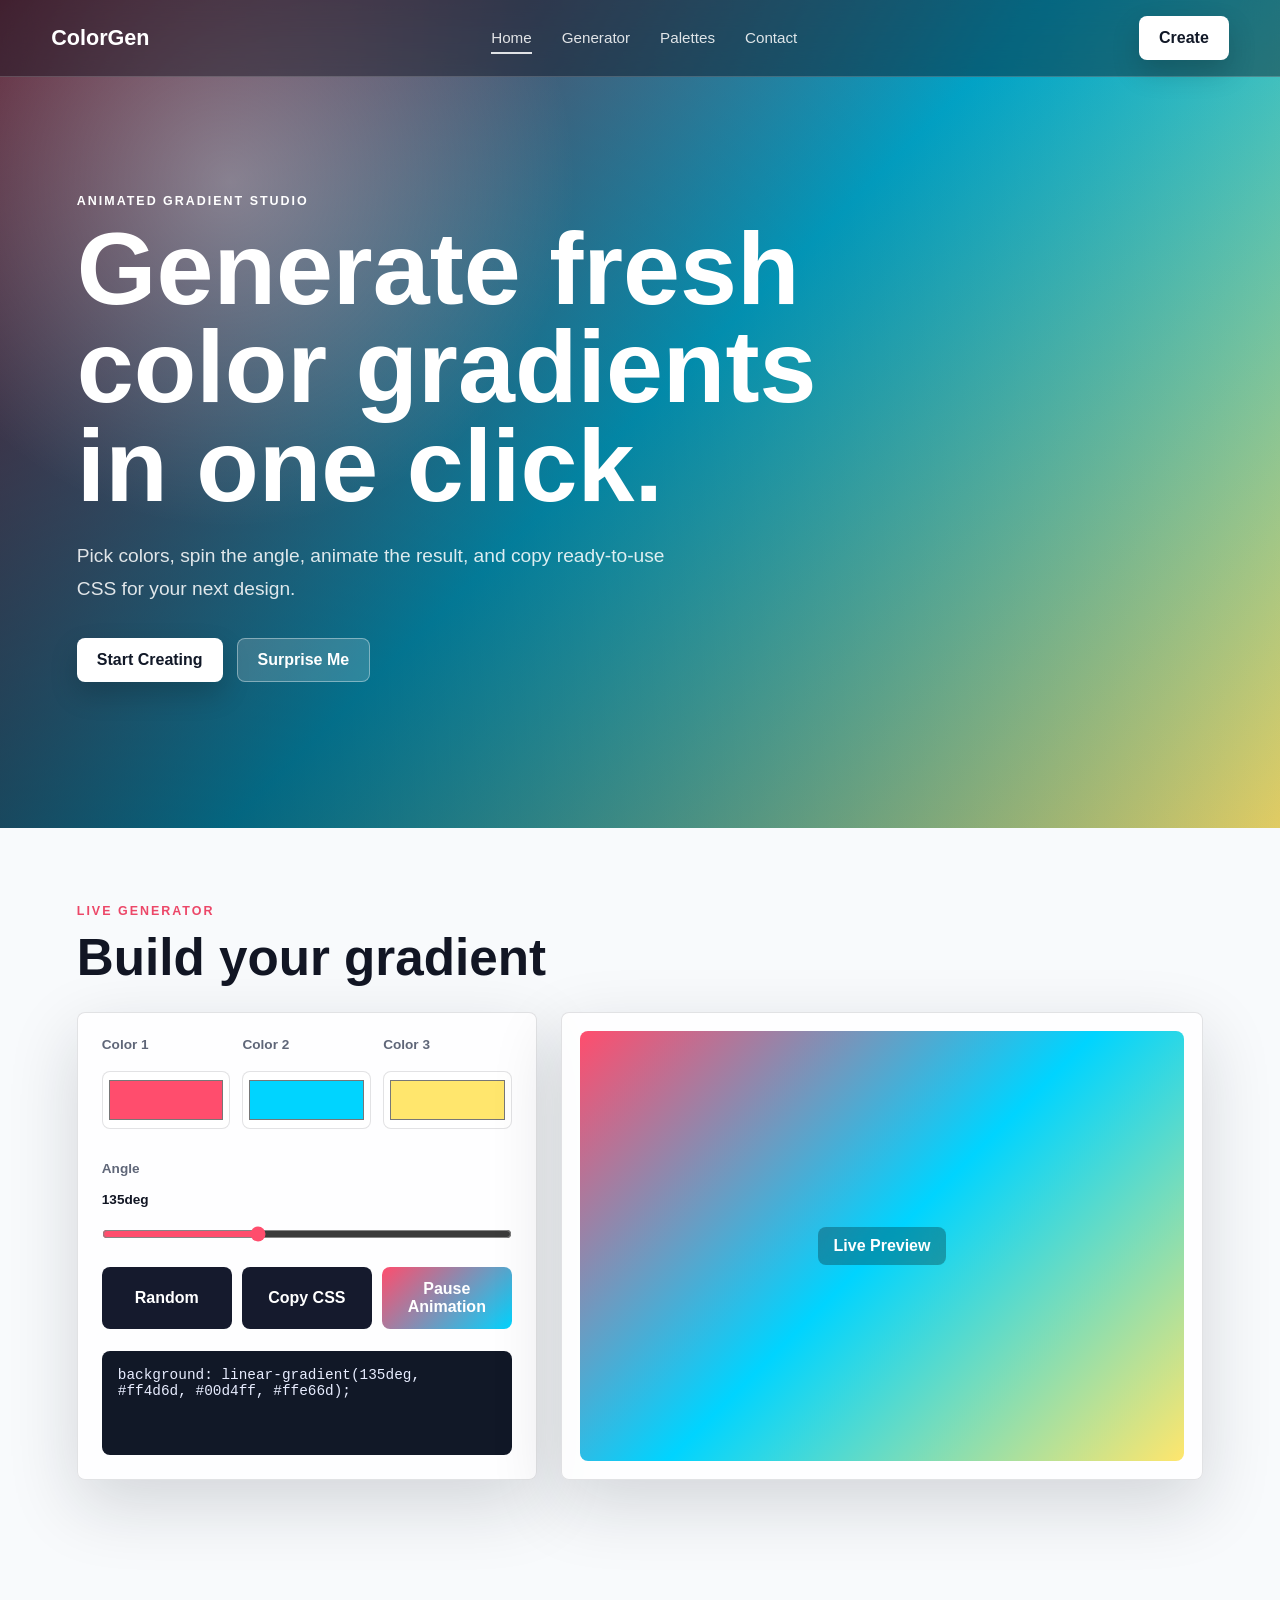
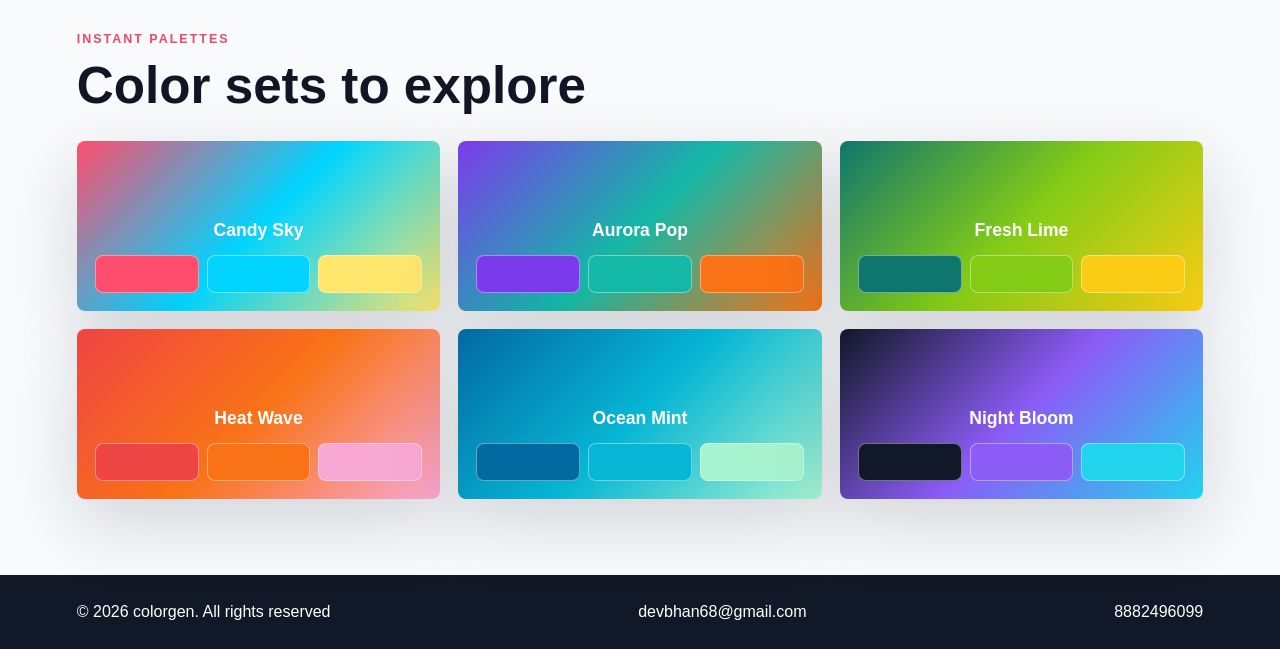
<file: index.html>
<!DOCTYPE html>
<html lang="en">
<head>
  <meta charset="UTF-8">
  <meta name="viewport" content="width=device-width, initial-scale=1.0">
  <title>colorgenerator.com</title>
  <link rel="stylesheet" href="color.css">
  <link rel="shortcut icon" href="[data-uri]" type="image/x-icon">
  
</head>
<body>
           
       
  <!-- NAVIGATION_BAR -->
                 

  <nav class="navbar">
    <a class="logo" href="#home">ColorGen</a>

    <ul class="nav-links" id="navLinks">
      <li><a href="#home" class="active">Home</a></li>
      <li><a href="#generator">Generator</a></li>
      <li><a href="#palettes">Palettes</a></li>
      <li><a href="#footer">Contact</a></li>
    </ul>
       
    <a class="nav-btn" href="#generator">Create</a>
    <button class="menu-toggle" id="menuToggle" aria-label="Open menu">☰</button>
  </nav>
      
       <!-- HERO_SECTION -->
        
  <main>
    <section class="hero" id="home">
      <div class="hero-bg" id="heroBg"></div>
      <div class="hero-content">
        <p class="eyebrow">Animated gradient studio</p>
        <h1>Generate fresh color gradients in one click.</h1>
        <p class="hero-copy">Pick colors, spin the angle, animate the result, and copy ready-to-use CSS for your next design.</p>
        <div class="hero-actions">
          <a class="primary-btn" href="#generator">Start Creating</a>
          <button class="secondary-btn" id="randomHero">Surprise Me</button>
        </div>
      </div>
    </section>

    <section class="generator-section" id="generator">
      <div class="section-heading">
        <p class="eyebrow">Live generator</p>
        <h2>Build your gradient</h2>
      </div>

      <div class="generator-grid">
        <div class="control-panel">
          <div class="color-row">
            <label>
              Color 1
              <input type="color" id="colorOne" value="#ff4d6d">
            </label>
            <label>
              Color 2
              <input type="color" id="colorTwo" value="#00d4ff">
            </label>
            <label>
              Color 3
              <input type="color" id="colorThree" value="#ffe66d">
            </label>
          </div>

          <label class="range-label">
            Angle <span id="angleValue">135deg</span>
            <input type="range" id="angleRange" min="0" max="360" value="135">
          </label>

          <div class="button-row">
            <button id="generateBtn">Random</button>
            <button id="copyBtn">Copy CSS</button>
            <button id="animateBtn" class="is-active">Pause Animation</button>
          </div>

          <pre class="code-box" id="cssCode"></pre>
        </div>

        <div class="preview-panel">
          <div class="gradient-preview" id="gradientPreview">
            <span>Live Preview</span>
          </div>
        </div>
      </div>
    </section>

    <section class="palette-section" id="palettes">
      <div class="section-heading">
        <p class="eyebrow">Instant palettes</p>
        <h2>Color sets to explore</h2>
      </div>
      <div class="palette-grid" id="paletteGrid"></div>
    </section>
  </main>

  <footer class="footer" id="footer">
    <p>&copy 2026 colorgen. All rights reserved</p>
    <p><i class="ri-mail-fill"></i>devbhan68@gmail.com</p>
    <p><i class="ri-phone-fill"></i>8882496099</p>
  </footer>

  <script src="color.js"></script>
</body>
</html>
</file>
<file: color.css>
.loader {
  width: 70px;
  height: 70px;
  border-radius: 50%;
  background: conic-gradient(
    #ff4d6d,
    #ff8fa3,
    #ff4d6d
  );
  -webkit-mask: radial-gradient(farthest-side, transparent 70%, black 71%);
  animation: spin 1s linear infinite;
}

@keyframes spin {
  to {
    transform: rotate(360deg);
  }
}



:root {
  --color-one: #ff4d6d;
  --color-two: #00d4ff;
  --color-three: #ffe66d;
  --ink: #121624;
  --muted: #5f6678;
  --paper: #f8fafc;
  --panel: rgba(255, 255, 255, 0.82);
  --line: rgba(18, 22, 36, 0.12);
  --shadow: 0 24px 70px rgba(18, 22, 36, 0.16);
}

* {
  box-sizing: border-box;
  margin: 0;
  padding: 0;
}

html {
  scroll-behavior: smooth;
}

body {
  min-height: 100vh;
  font-family: "Poppins", Arial, sans-serif;
  color: var(--ink);
  background: var(--paper);
}

a {
  color: inherit;
  text-decoration: none;
}

button,
input {
  font: inherit;
}

button {
  border: 0;
  cursor: pointer;
}

.navbar {
  position: fixed;
  top: 0;
  left: 0;
  z-index: 20;
  width: 100%;
  display: flex;
  align-items: center;
  justify-content: space-between;
  gap: 24px;
  padding: 16px clamp(18px, 4vw, 58px);
  color: #fff;
  background: rgba(10, 13, 24, 0.42);
  border-bottom: 1px solid rgba(255, 255, 255, 0.18);
  backdrop-filter: blur(18px);
}

.logo {
  font-size: 1.35rem;
  font-weight: 800;
}

.nav-links {
  display: flex;
  align-items: center;
  gap: 30px;
  list-style: none;
}

.nav-links a {
  position: relative;
  font-size: 0.95rem;
  font-weight: 500;
  opacity: 0.86;
}

.nav-links a::after {
  content: "";
  position: absolute;
  left: 0;
  bottom: -8px;
  width: 0;
  height: 2px;
  background: #fff;
  transition: width 0.25s ease;
}

.nav-links a:hover::after,
.nav-links a.active::after {
  width: 100%;
}

.nav-btn,
.primary-btn,
.secondary-btn,
.button-row button {
  display: inline-flex;
  align-items: center;
  justify-content: center;
  min-height: 44px;
  padding: 0 20px;
  border-radius: 8px;
  font-weight: 700;
  transition: transform 0.25s ease, box-shadow 0.25s ease, background 0.25s ease;
}

.nav-btn,
.primary-btn {
  color: #111827;
  background: #fff;
  box-shadow: 0 12px 28px rgba(0, 0, 0, 0.18);
}

.nav-btn:hover,
.primary-btn:hover,
.secondary-btn:hover,
.button-row button:hover {
  transform: translateY(-2px);
}

.menu-toggle {
  display: none;
  width: 44px;
  height: 44px;
  border-radius: 8px;
  color: #fff;
  background: rgba(255, 255, 255, 0.16);
}

.hero {
  position: relative;
  min-height: 92vh;
  display: grid;
  align-items: center;
  overflow: hidden;
  padding: 118px clamp(20px, 6vw, 86px) 70px;
  color: #fff;
}

.hero-bg {
  position: absolute;
  inset: 0;
  z-index: -2;
  background: linear-gradient(135deg, var(--color-one), var(--color-two), var(--color-three));
  background-size: 260% 260%;
  animation: gradientFlow 11s ease-in-out infinite;
}

.hero::after {
  content: "";
  position: absolute;
  inset: 0;
  z-index: -1;
  background:
    radial-gradient(circle at 18% 22%, rgba(255, 255, 255, 0.34), transparent 28%),
    linear-gradient(90deg, rgba(7, 10, 22, 0.64), rgba(7, 10, 22, 0.12));
}

.hero-content {
  max-width: 760px;
}

.eyebrow {
  margin-bottom: 12px;
  text-transform: uppercase;
  letter-spacing: 0.16em;
  font-size: 0.78rem;
  font-weight: 800;
}

.hero h1 {
  max-width: 820px;
  font-size: clamp(3rem, 8vw, 6.7rem);
  line-height: 0.96;
  letter-spacing: 0;
}

.hero-copy {
  max-width: 620px;
  margin-top: 24px;
  font-size: clamp(1rem, 2vw, 1.2rem);
  line-height: 1.75;
  color: rgba(255, 255, 255, 0.86);
}

.hero-actions {
  display: flex;
  flex-wrap: wrap;
  gap: 14px;
  margin-top: 32px;
}

.secondary-btn {
  color: #fff;
  background: rgba(255, 255, 255, 0.16);
  border: 1px solid rgba(255, 255, 255, 0.38);
}

.generator-section,
.palette-section {
  padding: 76px clamp(20px, 6vw, 86px);
}

.section-heading {
  max-width: 760px;
  margin-bottom: 26px;
}

.section-heading .eyebrow {
  color: #ec4768;
}

.section-heading h2 {
  font-size: clamp(2rem, 4vw, 3.4rem);
  line-height: 1.1;
}

.generator-grid {
  display: grid;
  grid-template-columns: minmax(300px, 460px) minmax(320px, 1fr);
  gap: 24px;
  align-items: stretch;
}

.control-panel,
.preview-panel {
  border: 1px solid var(--line);
  border-radius: 8px;
  background: var(--panel);
  box-shadow: var(--shadow);
}

.control-panel {
  display: grid;
  gap: 22px;
  padding: 24px;
}

.color-row {
  display: grid;
  grid-template-columns: repeat(3, 1fr);
  gap: 12px;
}

.color-row label,
.range-label {
  display: grid;
  gap: 10px;
  color: var(--muted);
  font-size: 0.85rem;
  font-weight: 700;
}

input[type="color"] {
  width: 100%;
  height: 58px;
  padding: 4px;
  border: 1px solid var(--line);
  border-radius: 8px;
  background: #fff;
}

input[type="range"] {
  width: 100%;
  accent-color: var(--color-one);
}

#angleValue {
  color: var(--ink);
}

.button-row {
  display: grid;
  grid-template-columns: repeat(3, 1fr);
  gap: 10px;
}

.button-row button {
  color: #fff;
  background: #151a2d;
}

.button-row .is-active {
  background: linear-gradient(135deg, var(--color-one), var(--color-two));
}

.code-box {
  min-height: 86px;
  white-space: pre-wrap;
  word-break: break-word;
  padding: 16px;
  border-radius: 8px;
  color: #e8edff;
  background: #111827;
  font-size: 0.9rem;
}

.preview-panel {
  padding: 18px;
}

.gradient-preview {
  min-height: 430px;
  height: 100%;
  display: grid;
  place-items: center;
  border-radius: 8px;
  color: #fff;
  background: linear-gradient(135deg, var(--color-one), var(--color-two), var(--color-three));
  background-size: 260% 260%;
  animation: gradientFlow 11s ease-in-out infinite;
  overflow: hidden;
}

.gradient-preview span {
  padding: 10px 16px;
  border-radius: 8px;
  font-weight: 800;
  background: rgba(0, 0, 0, 0.28);
  backdrop-filter: blur(10px);
}

.palette-grid {
  display: grid;
  grid-template-columns: repeat(3, minmax(0, 1fr));
  gap: 18px;
}

.palette-card {
  min-height: 170px;
  display: grid;
  align-content: end;
  gap: 14px;
  padding: 18px;
  border-radius: 8px;
  color: #fff;
  box-shadow: var(--shadow);
  cursor: pointer;
  transition: transform 0.25s ease;
}

.palette-card:hover {
  transform: translateY(-4px);
}

.palette-card h3 {
  font-size: 1.1rem;
}

.swatches {
  display: grid;
  grid-template-columns: repeat(3, 1fr);
  gap: 8px;
}

.swatches span {
  height: 38px;
  border-radius: 8px;
  border: 1px solid rgba(255, 255, 255, 0.4);
}

.footer {
  display: flex;
  justify-content: space-between;
  gap: 20px;
  padding: 28px clamp(20px, 6vw, 86px);
  color: #fff;
  background: #111827;
}

@keyframes gradientFlow {
  0% {
    background-position: 0% 50%;
  }

  50% {
    background-position: 100% 50%;
  }

  100% {
    background-position: 0% 50%;
  }
}

@media (max-width: 860px) {
  .nav-links {
    position: absolute;
    top: 76px;
    right: 18px;
    display: none;
    width: min(260px, calc(100vw - 36px));
    flex-direction: column;
    align-items: flex-start;
    gap: 18px;
    padding: 22px;
    border-radius: 8px;
    background: rgba(10, 13, 24, 0.92);
  }

  .nav-links.active {
    display: flex;
  }

  .nav-btn {
    display: none;
  }

  .menu-toggle {
    display: inline-grid;
    place-items: center;
  }

  .generator-grid,
  .palette-grid {
    grid-template-columns: 1fr;
  }

  .footer {
    flex-direction: column;
  }
}

@media (max-width: 560px) {
  .hero {
    min-height: 88vh;
  }

  .color-row,
  .button-row {
    grid-template-columns: 1fr;
  }

  .gradient-preview {
    min-height: 300px;
  }
}
</file>
